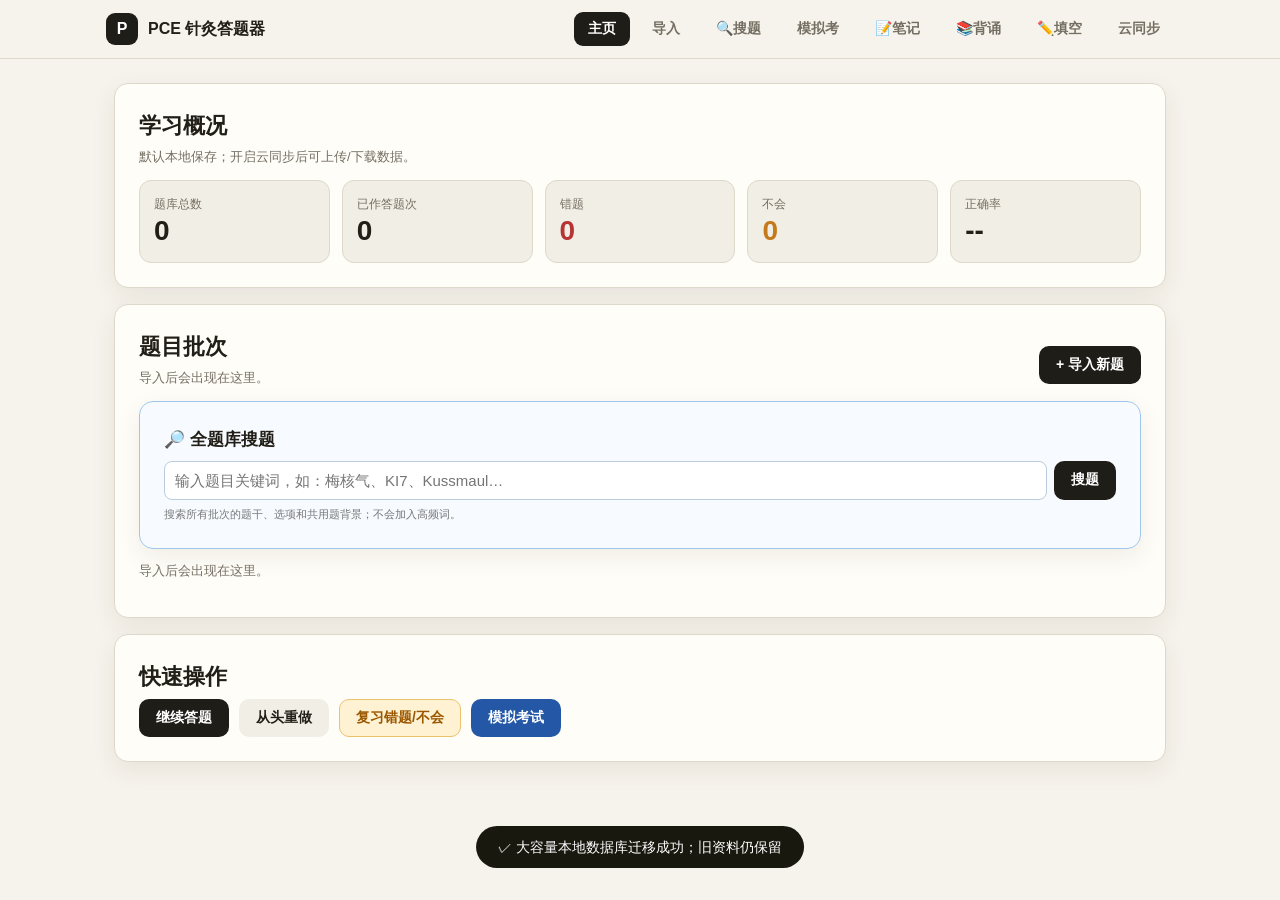
<file: index.html>
<!doctype html>
<html lang="zh-CN">
<head>
  <meta charset="utf-8" />
  <meta name="viewport" content="width=device-width, initial-scale=1" />
  <title>PCE 针灸答题器</title>
  <meta name="theme-color" content="#1f1d18" />
  <meta name="apple-mobile-web-app-capable" content="yes" />
  <meta name="apple-mobile-web-app-title" content="PCE答题器" />
  <link rel="manifest" href="manifest.json" />
  <link rel="stylesheet" href="style.css" />
</head>
<body>
<header>
  <div class="nav">
    <div class="brand"><div class="logo">P</div><span>PCE 针灸答题器</span></div>
    <button class="tab active" data-page="home">主页</button>
    <button class="tab" data-page="import">导入</button>
    <button class="tab" data-page="search">🔍搜题</button>
    <button class="tab" data-page="mock">模拟考</button>
    <button class="tab" data-page="notes">📝笔记</button>
    <button class="tab" data-page="study">📚背诵</button>
    <button class="tab" data-page="fill">✏️填空</button>
    <button class="tab" data-page="cloud">云同步</button>
  </div>
</header>

<main>
  <!-- HOME -->
  <section id="home" class="page active">
    <div class="card">
      <div class="title">学习概况</div>
      <div class="sub">默认本地保存；开启云同步后可上传/下载数据。</div>
      <div class="grid">
        <div class="stat"><div class="k">题库总数</div><div class="v" id="st-total">0</div></div>
        <div class="stat"><div class="k">已作答题次</div><div class="v" id="st-done">0</div></div>
        <div class="stat"><div class="k">错题</div><div class="v redtext" id="st-wrong">0</div></div>
        <div class="stat"><div class="k">不会</div><div class="v orangetext" id="st-dk">0</div></div>
        <div class="stat"><div class="k">正确率</div><div class="v" id="st-rate">--</div></div>
      </div>
    </div>
    <div class="card">
      <div class="row">
        <div><div class="title">题目批次</div><div class="sub">导入后会出现在这里。</div></div>
        <button class="btn primary spacer" onclick="showPage('import')">+ 导入新题</button>
      </div>
      <div id="batch-list"></div>
    </div>
    <div class="card">
      <div class="title">快速操作</div>
      <div class="row">
        <button class="btn primary" onclick="resumeQuiz()">继续答题</button>
        <button class="btn" onclick="startFirstBatch(true)">从头重做</button>
        <button class="btn orange" onclick="showPage('review');renderReview()">复习错题/不会</button>
        <button class="btn blue" onclick="showPage('mock');renderMockSetup()">模拟考试</button>
      </div>
    </div>
  </section>

  <!-- IMPORT -->
  <!-- SEARCH -->
  <section id="search" class="page">
    <div id="search-area"></div>
  </section>

  <section id="import" class="page">
    <div class="card">
      <div class="row"><button class="btn small" onclick="navBack()">← 返回</button><div class="title spacer" style="margin-left:10px">导入题目</div></div>
      <div class="sub">支持粘贴文本。TXT 可直接上传；PDF/DOCX 建议先复制文字粘贴。</div>
      <input id="batch-name" class="full" placeholder="批次名称，例如：PCE模拟卷A" />
      <label class="upload">
        <input id="file-input" type="file" accept=".txt" />
        <div class="upload-icon">📎</div>
        <div><b>点击上传 TXT</b></div>
        <div class="sub" id="upload-status">如果是 PDF/Word，请先复制题目文字再粘贴。</div>
      </label>
      <textarea id="raw" placeholder="把题目粘贴在这里：

34. 范女士月经延期，血量少，色淡，质稀。诊断为：
a）虚寒。b）实寒。c）气滞。d）阳虚。e）血虚。
答案：A"></textarea>
      <div class="hint"><b>格式：</b>题号用 34. 或 34、；选项用 A. / A) / a）都可以。答案可写"答案：A"。</div>
      <div class="row mt">
        <button class="btn primary" onclick="importQuestions(true)">导入并开始</button>
        <button class="btn" onclick="importQuestions(false)">仅导入</button>
        <span class="spacer sub">每题限时</span>
        <input id="limit" type="number" min="0" max="600" value="60" class="tiny" />
        <span class="sub">秒，0=不限时</span>
      </div>
      <div id="import-msg" class="sub mt"></div>
    </div>
  </section>

  <!-- QUIZ -->
  <section id="quiz" class="page">
    <div class="card">
      <div class="qtop">
        <div><div class="qcount">题 <strong id="q-num">--</strong> / <span id="q-total">--</span></div><div class="sub" id="q-batch"></div></div>
        <div class="timer spacer" id="timer" title="点击暂停/停止/重启">--</div>
      </div>
      <div class="progress"><div class="bar" id="qbar"></div></div>
      <div class="case" id="casebox"></div>
      <div class="qbody" id="qbody"></div>
      <div id="q-annotation-wrap" style="margin:6px 0 2px 0;display:none">
        <div style="font-size:12px;color:#888;margin-bottom:3px">📝 题目注释：</div>
        <div id="q-annotation-display" style="font-size:13px;color:#555;background:#fffbe6;border:1px solid #f0d060;border-radius:6px;padding:7px 10px;white-space:pre-wrap;cursor:pointer" onclick="toggleAnnotationEdit()"></div>
      </div>
      <div id="q-annotation-edit" style="margin:6px 0 2px 0;display:none">
        <textarea id="q-annotation-input" placeholder="添加题目注释（例如：案例题补充文字、考点说明…）" style="width:100%;min-height:60px;padding:8px;border:1px solid #f0d060;border-radius:6px;font-size:13px;resize:vertical;box-sizing:border-box;background:#fffdf5" oninput="saveAnnotation()"></textarea>
        <div style="font-size:11px;color:#aaa;margin-top:2px">输入后自动保存，点题目注释区域收起</div>
      </div>
      <button id="q-annotation-btn" onclick="toggleAnnotationEdit()" style="font-size:13px;color:#6040b0;background:#f0ebff;border:1px solid #d4c9f5;border-radius:6px;cursor:pointer;padding:5px 12px;margin-bottom:6px">📝 添加题目注释</button>
      <div class="opts" id="opts"></div>
      <div class="row actions" id="quiz-actions">
        <button class="btn small" onclick="prevQ()">← 上一题</button>
        <button class="btn small" onclick="skipQ()">跳过</button>
        <button class="btn small orange" id="dkbtn" onclick="toggleDK()">不会</button>
        <button class="btn small primary" onclick="nextQ()">确认/下一题 →</button>
        <button class="btn small red spacer" onclick="finishQuiz()">结束</button>
        <button class="btn small" id="back-to-search-btn" style="display:none" onclick="navTo('search')">🔍 回搜题</button>
      </div>
    </div>
  </section>

  <!-- RESULT -->
  <section id="result" class="page">
    <div class="card">
      <div class="row"><button class="btn small" onclick="navBack()">← 返回</button><div class="title spacer" style="margin-left:10px">答题结果</div></div>
      <div class="sub" id="result-batch"></div>
      <div class="grid">
        <div class="stat"><div class="k">总题</div><div class="v" id="rs-total">0</div></div>
        <div class="stat"><div class="k">答对</div><div class="v greentext" id="rs-ok">0</div></div>
        <div class="stat"><div class="k">答错</div><div class="v redtext" id="rs-bad">0</div></div>
        <div class="stat"><div class="k">不会</div><div class="v orangetext" id="rs-dk">0</div></div>
        <div class="stat"><div class="k">正确率</div><div class="v" id="rs-rate">--</div></div>
      </div>
    </div>
    <div class="card">
      <div class="title">补充/更正答案</div>
      <div class="sub">支持：43.A 每行一个，或 ACBDE 字母串。</div>
      <textarea id="answer-key" class="short" placeholder="43.A&#10;44.C&#10;45.B"></textarea>
      <div class="row mt">
        <button class="btn blue" onclick="compareKey()">按答案核对</button>
        <button class="btn purple" onclick="printReport()">打印复习报告 / 存 PDF</button>
        <button class="btn" onclick="downloadCSV()">下载 CSV</button>
      </div>
      <div id="key-msg" class="sub mt"></div>
    </div>
    <div class="card">
      <div class="title">明细</div>
      <div class="tablewrap">
        <table>
          <thead><tr><th>题号</th><th>题目</th><th>我选</th><th>答案</th><th>结果</th><th>解析</th></tr></thead>
          <tbody id="result-table"></tbody>
        </table>
      </div>
    </div>
  </section>

  <!-- REVIEW -->
  <section id="review" class="page">
    <div id="review-list"></div>
  </section>

  <!-- MOCK -->
  <section id="mock" class="page">
    <div id="mock-area"></div>
  </section>

  <!-- NOTES -->
  <section id="notes" class="page">
    <!-- rendered by renderNotes() -->
  </section>

  <!-- STUDY — 背诵页 -->
  <section id="study" class="page">
    <div id="study-area"></div>
  </section>

  <!-- FILL -->
  <section id="fill" class="page">
    <div id="fill-area"></div>
  </section>

  <!-- CLOUD -->
  <section id="cloud" class="page">
    <div class="card">
      <div class="row"><button class="btn small" onclick="navBack()">← 返回</button><div class="title spacer" style="margin-left:10px">云同步</div></div>
      <div class="sub">使用 Firebase 免费云端。先本地能用；设置 Firebase 后可注册账号、上传、下载。</div>
      <div class="hint">
        <b>Firebase 设置步骤：</b><br>
        1. Firebase Console → Add project<br>
        2. Build → Authentication → Email/Password 开启<br>
        3. Build → Firestore Database → Create database<br>
        4. Project settings → Web app → 复制 firebaseConfig<br>
        5. 粘贴到下面保存
      </div>
      <textarea id="firebase-config" class="short" placeholder='{"apiKey":"...","authDomain":"...","projectId":"...","storageBucket":"...","messagingSenderId":"...","appId":"..."}'></textarea>
      <div class="row mt">
        <button class="btn primary" onclick="saveFirebaseConfig()">保存 Firebase 配置</button>
        <button class="btn" onclick="loadFirebaseConfigToBox()">读取已保存配置</button>
      </div>
      <hr class="sep">
      <div class="hint">
        <b>🤖 Claude AI 解析功能：</b><br>
        需要 Anthropic API Key。去 <a href="https://console.anthropic.com" target="_blank" style="color:#1a4fa0">console.anthropic.com</a> → API Keys → Create Key<br>
        Key 只存在你自己的浏览器里。
      </div>
      <div class="row mt">
        <input id="api-key-input" type="password" placeholder="sk-ant-api03-..." style="flex:1" />
        <button class="btn primary" onclick="saveApiKey()">保存 API Key</button>
      </div>
      <div id="api-key-status" class="sub mt"></div>
      <hr class="sep">
      <div class="row">
        <input id="cloud-email" placeholder="Email" />
        <input id="cloud-pass" type="password" placeholder="Password" />
        <button class="btn blue" onclick="cloudRegister()">注册</button>
        <button class="btn primary" onclick="cloudLogin()">登录</button>
        <button class="btn" onclick="cloudLogout()">退出</button>
      </div>
      <div id="cloud-status" class="hint mt">未登录。</div>
      <div class="row mt">
        <button class="btn green" onclick="cloudUpload()">上传本地数据到云端</button>
        <button class="btn orange" onclick="cloudDownload()">从云端下载覆盖本地</button>
      </div>
      <div class="hint mt"><b>注意：</b>下载会覆盖当前本地数据。第一次同步建议先上传。</div>
    </div>
  </section>
</main>

<!-- MODAL -->
<div id="modal-bg" class="modal-bg" onclick="if(event.target.id==='modal-bg')closeModal()">
  <div class="modal">
    <div class="modal-header row"><b id="m-title">题目</b><button class="btn small spacer" onclick="closeModal()">✕ 关闭</button></div>
    <div id="m-content" class="mt"></div>
  </div>
</div>
<div id="toast"></div>

<script src="app.js?v=188"></script>
<script>
  // Init notes page when tab clicked
  document.querySelector('.tab[data-page="notes"]').addEventListener('click', function(){ renderNotes(); });
  // study and fill tab clicks handled in app.js tab handler
  var reviewTab=document.querySelector('.tab[data-page="review"]');
  if(reviewTab) reviewTab.addEventListener('click', function(){ renderReview(); });
  document.querySelector('.tab[data-page="mock"]').addEventListener('click', function(){ renderMockSetup(); });
  if ('serviceWorker' in navigator) {
    window.addEventListener('load', function(){ navigator.serviceWorker.register('./sw.js').catch(function(){}); });
  }
</script>
</body>
</html>
</file>
<file: style.css>
*{box-sizing:border-box;margin:0;padding:0}
:root{--bg:#f6f3ec;--card:#fffdf8;--card2:#f1eee6;--line:#ded8ca;--text:#221f18;--muted:#756f63;--dark:#1f1d18;--green:#28744d;--red:#b73434;--orange:#c47a1a;--blue:#2458a6;--purple:#6846b7;--radius:14px;--shadow:0 8px 24px rgba(60,45,25,.08)}
body{font-family:-apple-system,BlinkMacSystemFont,"PingFang SC","Microsoft YaHei",Arial,sans-serif;background:var(--bg);color:var(--text);min-height:100vh;line-height:1.6}
header{position:sticky;top:0;z-index:20;background:rgba(246,243,236,.96);backdrop-filter:blur(10px);border-bottom:1px solid var(--line)}
.nav{max-width:1100px;margin:auto;height:58px;display:flex;align-items:center;gap:8px;padding:0 16px;overflow:auto}
.brand{font-weight:850;margin-right:auto;display:flex;align-items:center;gap:10px;white-space:nowrap}.logo{width:32px;height:32px;border-radius:9px;background:var(--dark);color:white;display:flex;align-items:center;justify-content:center;font-weight:900}
button{font-family:inherit;cursor:pointer;border:none}.tab{padding:8px 13px;border-radius:9px;background:transparent;color:var(--muted);font-weight:700;white-space:nowrap}.tab:hover{background:var(--card2);color:var(--text)}.tab.active{background:var(--dark);color:white}
main{max-width:1100px;margin:auto;padding:24px 16px 80px}.page{display:none}.page.active{display:block}.card{background:var(--card);border:1px solid var(--line);border-radius:var(--radius);padding:20px;box-shadow:var(--shadow);margin-bottom:16px}
.title{font-size:22px;font-weight:850;margin-bottom:4px}.sub{color:var(--muted);font-size:13px;margin-bottom:12px}.grid{display:grid;grid-template-columns:repeat(auto-fit,minmax(145px,1fr));gap:12px}.stat{background:var(--card2);border:1px solid var(--line);border-radius:12px;padding:14px}.stat .k{font-size:12px;color:var(--muted)}.stat .v{font-size:28px;font-weight:850;line-height:1.2}
.row{display:flex;gap:10px;align-items:center;flex-wrap:wrap}.spacer{margin-left:auto}.btn{padding:9px 16px;border-radius:10px;font-weight:750;font-size:14px;border:1px solid transparent;background:var(--card2);color:var(--text);display:inline-flex;align-items:center;justify-content:center;gap:6px}.btn:hover{filter:brightness(.97)}.primary{background:var(--dark);color:white}.green{background:var(--green);color:white}.red{background:var(--red);color:white}.orange{background:#fff2d2;color:#9b5700;border-color:#ecc16e}.blue{background:var(--blue);color:white}.purple{background:var(--purple);color:white}.small{padding:6px 10px;font-size:12px;border-radius:8px}
input,textarea,select{font-family:inherit;border:1px solid #c9c0ad;background:#fff;color:var(--text);border-radius:10px;padding:10px 12px;outline:none;font-size:14px}input:focus,textarea:focus{border-color:var(--dark)}textarea{width:100%;min-height:260px;resize:vertical;line-height:1.75}.short{min-height:100px}.full{width:100%;margin-bottom:12px}.tiny{width:75px}.mt{margin-top:12px}.sep{border:none;border-top:1px solid var(--line);margin:16px 0}
.hint{font-size:12px;color:var(--muted);background:var(--card2);border:1px solid var(--line);border-radius:10px;padding:10px 12px;margin-top:10px}.upload{border:2px dashed #c9c0ad;background:var(--card2);border-radius:14px;padding:22px;text-align:center;margin-bottom:12px;cursor:pointer;display:block}.upload:hover{border-color:var(--blue);background:#eaf0fb}.upload input{display:none}.upload-icon{font-size:28px}
.batch{display:flex;align-items:center;gap:10px;padding:12px 14px;border:1px solid var(--line);border-radius:12px;background:var(--card2);margin-bottom:9px}.batch-name{font-weight:800;flex:1;min-width:160px}.badge{display:inline-block;padding:2px 8px;border-radius:999px;font-size:11px;font-weight:800;border:1px solid var(--line);background:white;color:var(--muted);white-space:nowrap}.badge.green{background:#e5f3eb;color:var(--green);border-color:#b9dcc8}.badge.red{background:#fae6e6;color:var(--red);border-color:#efbcbc}.badge.orange{background:#fff2d2;color:#a05b00;border-color:#e9c46c}.badge.blue{background:#e8effa;color:var(--blue);border-color:#bad0ef}
.empty{text-align:center;color:var(--muted);padding:38px 10px}.empty strong{display:block;color:var(--text);font-size:18px;margin-bottom:4px}.redtext{color:var(--red)}.orangetext{color:var(--orange)}.greentext{color:var(--green)}
.qtop{display:flex;align-items:center;gap:14px;border-bottom:1px solid var(--line);padding-bottom:14px;margin-bottom:14px}.qcount{font-size:14px;color:var(--muted)}.qcount strong{font-size:24px;color:var(--text)}.progress{height:6px;background:var(--line);border-radius:99px;overflow:hidden;margin-bottom:16px}.bar{height:100%;background:var(--dark);width:0%;transition:.25s}.timer{min-width:72px;text-align:center;border:1px solid var(--line);background:var(--card2);border-radius:12px;padding:6px 8px;font-weight:850}.timer.warn{color:var(--orange)}.timer.danger{color:var(--red)}
.case{display:none;background:#fff8de;border:1px solid #e5c66d;border-radius:12px;padding:12px 14px;margin-bottom:13px;white-space:pre-wrap;font-size:14px}.case b{color:#805100}.qbody{background:var(--card2);border:1px solid var(--line);border-radius:12px;padding:17px 18px;font-size:16px;white-space:pre-wrap;margin-bottom:15px}
.opts{display:flex;flex-direction:column;gap:9px;margin-bottom:14px}.opt{display:flex;align-items:flex-start;gap:12px;background:white;border:1.7px solid var(--line);border-radius:12px;padding:12px 14px;text-align:left;font-size:15px;color:var(--text);width:100%}.opt:hover{background:#faf7ee}.opt.selected{border-color:var(--dark);background:#f3efe5}.letter{width:28px;height:28px;border-radius:50%;border:1.5px solid var(--line);display:flex;align-items:center;justify-content:center;font-weight:850;flex-shrink:0;background:var(--card2)}.opt.selected .letter{background:var(--dark);color:white;border-color:var(--dark)}
.tablewrap{overflow-x:auto;border:1px solid var(--line);border-radius:12px}table{width:100%;border-collapse:collapse;font-size:13px}th,td{padding:9px 10px;border-bottom:1px solid var(--line);text-align:left;vertical-align:top}th{background:var(--card2);color:var(--muted);font-size:12px}tr:hover td{background:#faf7ee}

/* ══ MODAL FIX — 平板/手机可完整滚动 ══
   关键：modal-bg 本身滚动，modal 不限高度
   这样在华为平板上也能看到全部内容       */
.modal-bg{
  display:none;
  position:fixed;inset:0;
  background:rgba(0,0,0,.48);
  z-index:50;
  /* 改为顶部对齐+背景层可滚动 */
  overflow-y:auto;
  -webkit-overflow-scrolling:touch;
  padding:16px;
}
.modal-bg.open{display:block}
/* 让modal居中但不限高度 */
.modal{
  background:var(--card);
  border-radius:16px;
  max-width:820px;
  width:100%;
  margin:0 auto;          /* 水平居中 */
  /* 不设max-height，让背景层滚动 */
  padding:20px;
  box-shadow:0 20px 70px rgba(0,0,0,.32);
  position:relative;
}
/* 标题栏sticky，滚动时始终可见关闭按钮 */
.modal-header{
  position:sticky;top:-16px;
  background:var(--card);
  z-index:5;
  padding-bottom:10px;
  margin-bottom:4px;
  border-bottom:1px solid var(--line);
}

.explain{background:#f3edff;border:1px solid #d6c7fa;border-radius:12px;padding:12px 14px;margin-top:12px;font-size:14px;white-space:pre-wrap}
#toast{position:fixed;bottom:24px;left:50%;transform:translateX(-50%);background:#1f1d18;color:white;padding:10px 18px;border-radius:999px;z-index:100;opacity:0;transition:.25s;font-size:14px;pointer-events:none}#toast.show{opacity:1}
@media(max-width:640px){.brand span{display:none}.tab{font-size:12px;padding:7px 9px}.qtop{align-items:flex-start}.spacer{margin-left:0}.btn{flex:1}.row.actions .btn{font-size:12px;padding:7px 8px}.batch{align-items:flex-start}.batch .btn{flex:0 0 auto}}
@media print{header,.modal-bg,#toast{display:none!important}body{background:white}main{max-width:none;padding:0}.card{box-shadow:none;border:none}}

/* 计时器状态颜色 */
.timer.green  { color: #2e7d52; }
.timer.orange { color: #c47a1a; }
.timer.red    { color: #b83232; font-weight: 700; }
.timer.paused { color: #888; font-style: italic; }

/* 选项按钮 */
.opt {
  display: flex; align-items: flex-start; gap: 12px;
  padding: 12px 16px; border: 1.5px solid #dddbd3;
  border-radius: 8px; background: #fff; cursor: pointer;
  text-align: left; font-size: 14px; line-height: 1.65;
  color: #18180f; transition: all .12s; width: 100%;
  margin-bottom: 8px; font-family: inherit;
}
.opt:hover, .opt:active { background: #f0efe9; border-color: #c8c5bb; }
.opt.sel { border-color: #18180f; background: #f0efe9; }
.opt.sel .opt-letter { background: #18180f; color: #fff; border-color: #18180f; }
.opt-letter {
  flex-shrink: 0; width: 30px; height: 30px; border-radius: 50%;
  background: #f0efe9; border: 1.5px solid #c8c5bb;
  display: flex; align-items: center; justify-content: center;
  font-size: 13px; font-weight: 700; color: #6b6860;
}
.btn.orange.on { background: #c47a1a !important; color: #fff !important; }
#casebox { background: #fffbe6; border: 1.5px solid #f0d060; border-radius: 8px; padding: 12px 16px; margin-bottom: 1rem; display: none; }
.case-title { font-size: 11px; font-weight: 700; color: #8a6000; margin-bottom: 6px; }
.case-text  { font-size: 14px; line-height: 1.8; white-space: pre-wrap; }
.batch-row { display: flex; align-items: center; gap: 8px; padding: 10px 12px; background: #f0efe9; border: 1px solid #dddbd3; border-radius: 8px; margin-bottom: 6px; flex-wrap: wrap; }
.batch-name { font-size: 14px; font-weight: 600; flex: 1; min-width: 100px; }
.batch-meta { font-size: 12px; color: #6b6860; }
#toast { position: fixed; bottom: 2rem; left: 50%; transform: translateX(-50%); background: #18180f; color: #fff; padding: 10px 22px; border-radius: 30px; font-size: 14px; z-index: 9999; opacity: 0; transition: opacity .3s; pointer-events: none; white-space: nowrap; max-width: 90vw; text-align: center; }
#toast.show { opacity: 1; }

/* 平板 768px+ */
@media (min-width: 768px) {
  .tab { padding: 8px 14px; font-size: 14px; }
  main { padding: 1.5rem; }
  .card { padding: 1.5rem; }
  .grid { grid-template-columns: repeat(5, 1fr); }
  .opts { gap: 10px; }
  .opt { font-size: 15px; padding: 13px 18px; }
  .qbody { font-size: 16px; }
  .modal { max-width: 680px; }
}

/* 手机 max 640px */
@media (max-width: 640px) {
  header .nav { overflow-x: auto; -webkit-overflow-scrolling: touch; scrollbar-width: none; gap: 2px; padding: 0 8px; }
  header .nav::-webkit-scrollbar { display: none; }
  .brand span { display: none; }
  .tab { padding: 6px 10px; font-size: 12px; white-space: nowrap; flex-shrink: 0; }
  main { padding: 0.75rem 0.75rem 5rem; }
  .card { padding: 1rem; border-radius: 10px; }
  .title { font-size: 17px; }
  .grid { grid-template-columns: repeat(3, 1fr); gap: 8px; }
  .stat .v { font-size: 22px; }
  .stat .k { font-size: 11px; }
  .qbody { font-size: 14px; padding: 1rem; }
  .opt { font-size: 13.5px; padding: 11px 12px; gap: 10px; }
  .opt-letter { width: 26px; height: 26px; font-size: 12px; }
  .actions { gap: 6px; }
  .actions .btn { flex: 1; justify-content: center; font-size: 12px; padding: 8px 4px; }
  .tablewrap { font-size: 12px; }
  .tablewrap th, .tablewrap td { padding: 7px 6px; }
  .tablewrap th:nth-child(2), .tablewrap td:nth-child(2) { display: none; }
  /* 手机弹窗从底部弹出 */
  .modal { border-radius: 16px 16px 0 0; margin-bottom: 0; }
}

@media (max-width: 390px) {
  .grid { grid-template-columns: repeat(2, 1fr); }
  .actions .btn { font-size: 11px; padding: 7px 2px; }
}
</file>
